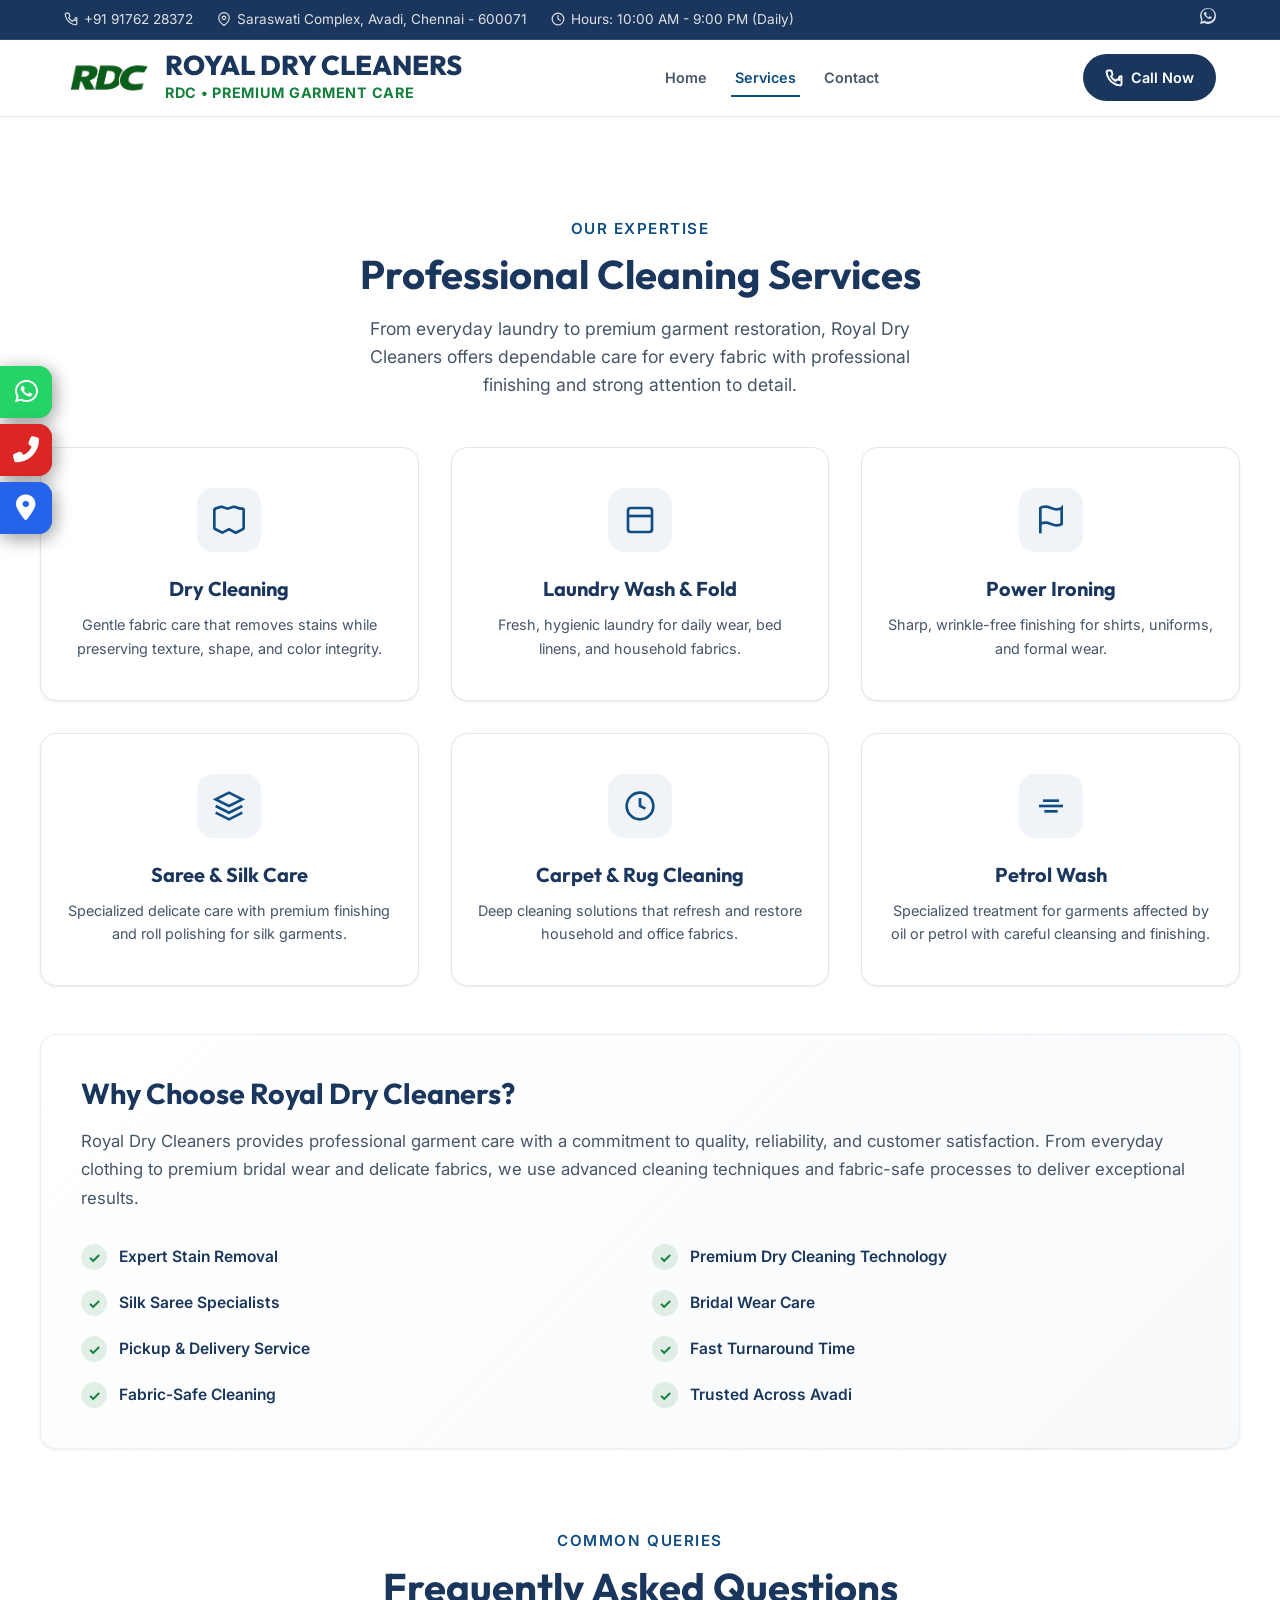
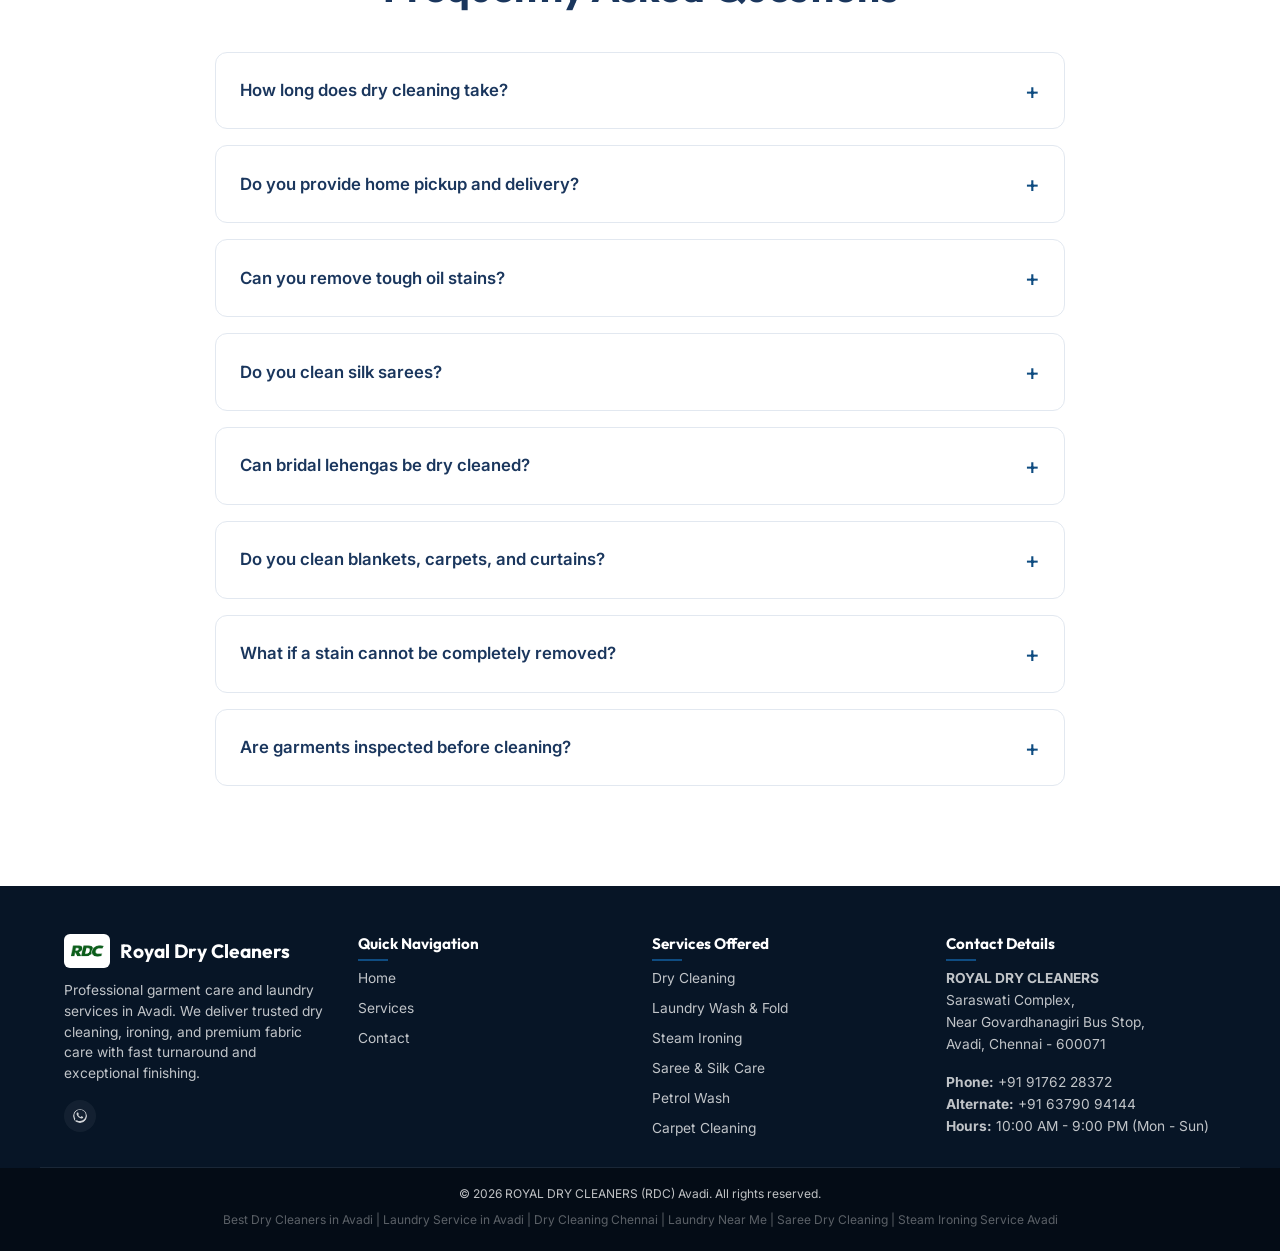
<file: services.html>
<!DOCTYPE html>
<html lang="en">
<head>

    <link rel="preconnect" href="https://fonts.googleapis.com">
    <link rel="preconnect" href="https://fonts.gstatic.com" crossorigin>
    <link href="https://fonts.googleapis.com/css2?family=Outfit:wght@800&family=Inter:wght@400;500;600;700&display=swap" rel="stylesheet">
    <link rel="stylesheet" href="https://cdnjs.cloudflare.com/ajax/libs/font-awesome/6.5.1/css/all.min.css">

    <meta charset="UTF-8">
    <meta name="viewport" content="width=device-width, initial-scale=1.0">
    <title>Services | Royal Dry Cleaners</title>
    <!-- Favicon -->
    <link rel="icon" type="image/png" href="logo.png">
    <link rel="stylesheet" href="style.css">
    <link rel="stylesheet" href="https://cdnjs.cloudflare.com/ajax/libs/font-awesome/6.4.0/css/all.min.css" integrity="sha512-pkz4/KMj6yv6lR6mWg0pJYhKz0qYQV8um1HlXEDQl5q3fmN2cPp6nXBAwDkO/bL4D5VxQlXSEoz9FZSRhYb8cA==" crossorigin="anonymous" referrerpolicy="no-referrer" />
</head>
<body data-page="services">


         <!-- Floating Contact Bar -->
<div class="floating-contact-bar" role="complementary" aria-label="Quick Contact Buttons">

    <div class="floating-contact-button">
        <a href="https://wa.me/916379094144?text=Hello%20Royal%20Dry%20Cleaners"
           target="_blank"
           class="floating-contact-link whatsapp"
           aria-label="WhatsApp Us">
            <i class="fab fa-whatsapp"></i>
        </a>
        <span class="floating-contact-label">WhatsApp Us</span>
    </div>

    <div class="floating-contact-button">
        <a href="tel:+919176228372"
           class="floating-contact-link call"
           aria-label="Call Now">
            <i class="fas fa-phone-alt"></i>
        </a>
        <span class="floating-contact-label">Call Now</span>
    </div>

    <div class="floating-contact-button">
        <a href="https://www.google.com/search?kgmid=%2Fg%2F11zkx10lqb&q=ROYAL%20DRY%20CLEANERS"
           target="_blank"
           class="floating-contact-link directions"
           aria-label="Get Directions">
            <i class="fas fa-map-marker-alt"></i>
        </a>
        <span class="floating-contact-label">Get Directions</span>
    </div>

</div>



    <div id="sharedHeader"></div>

    <main>
        <section class="section-padding container">
            <div class="text-center">
                <span class="section-subtitle">Our Expertise</span>
                <h1 class="section-title">Professional Cleaning Services</h1>
                <p class="section-desc">From everyday laundry to premium garment restoration, Royal Dry Cleaners offers dependable care for every fabric with professional finishing and strong attention to detail.</p>
            </div>

            <div class="services-grid grid-3 margin-top-lg">
                <div class="card service-card">
                    <div class="service-icon-box">
                        <svg viewBox="0 0 24 24" fill="none" stroke="currentColor" stroke-width="2" class="service-icon">
                            <path d="M20.38 3.46L16 2.14a1 1 0 0 0-.6-.08L11 3.5 6.6 2.06a1 1 0 0 0-.6.08L1.62 3.46a1 1 0 0 0-.62.93v13.5a1 1 0 0 0 .54.89l5 2.5a1 1 0 0 0 .92 0L12 18.88l4.54 2.5a1 1 0 0 0 .92 0l5-2.5a1 1 0 0 0 .54-.89V4.39a1 1 0 0 0-.62-.93z" />
                        </svg>
                    </div>
                    <h3>Dry Cleaning</h3>
                    <p>Gentle fabric care that removes stains while preserving texture, shape, and color integrity.</p>
                </div>
                <div class="card service-card">
                    <div class="service-icon-box">
                        <svg viewBox="0 0 24 24" fill="none" stroke="currentColor" stroke-width="2" class="service-icon">
                            <rect x="3" y="3" width="18" height="18" rx="2" ry="2" />
                            <line x1="3" y1="9" x2="21" y2="9" />
                        </svg>
                    </div>
                    <h3>Laundry Wash & Fold</h3>
                    <p>Fresh, hygienic laundry for daily wear, bed linens, and household fabrics.</p>
                </div>
                <div class="card service-card">
                    <div class="service-icon-box">
                        <svg viewBox="0 0 24 24" fill="none" stroke="currentColor" stroke-width="2" class="service-icon">
                            <path d="M4 15s1-1 4-1 5 2 8 2 4-1 4-1V3s-1 1-4 1-5-2-8-2-4 1-4 1z" />
                            <line x1="4" y1="22" x2="4" y2="15" />
                        </svg>
                    </div>
                    <h3>Power Ironing</h3>
                    <p>Sharp, wrinkle-free finishing for shirts, uniforms, and formal wear.</p>
                </div>
                <div class="card service-card">
                    <div class="service-icon-box">
                        <svg viewBox="0 0 24 24" fill="none" stroke="currentColor" stroke-width="2" class="service-icon">
                            <path d="M12 2L2 7l10 5 10-5-10-5zM2 17l10 5 10-5M2 12l10 5 10-5" />
                        </svg>
                    </div>
                    <h3>Saree & Silk Care</h3>
                    <p>Specialized delicate care with premium finishing and roll polishing for silk garments.</p>
                </div>
                <div class="card service-card">
                    <div class="service-icon-box">
                        <svg viewBox="0 0 24 24" fill="none" stroke="currentColor" stroke-width="2" class="service-icon">
                            <path d="M12 22c5.523 0 10-4.477 10-10S17.523 2 12 2 2 6.477 2 12s4.477 10 10 10z" />
                            <path d="M12 6v6l4 2" />
                        </svg>
                    </div>
                    <h3>Carpet & Rug Cleaning</h3>
                    <p>Deep cleaning solutions that refresh and restore household and office fabrics.</p>
                </div>
                <div class="card service-card">
                    <div class="service-icon-box">
                        <svg viewBox="0 0 24 24" fill="none" stroke="currentColor" stroke-width="2" class="service-icon">
                            <path d="M3 12h18" />
                            <path d="M6 8h12" />
                            <path d="M7 16h10" />
                        </svg>
                    </div>
                    <h3>Petrol Wash</h3>
                    <p>Specialized treatment for garments affected by oil or petrol with careful cleansing and finishing.</p>
                </div>
            </div>

            <div class="margin-top-lg">
                <div class="card why-choose-container-card">
                    <div class="why-choose-content">
                        <h3>Why Choose Royal Dry Cleaners?</h3>
                        <p class="why-choose-intro">Royal Dry Cleaners provides professional garment care with a commitment to quality, reliability, and customer satisfaction. From everyday clothing to premium bridal wear and delicate fabrics, we use advanced cleaning techniques and fabric-safe processes to deliver exceptional results.</p>
                        
                        <div class="why-features-grid">
                            <div class="why-feature-item">
                                <span class="check-icon">✓</span>
                                <span class="feature-text">Expert Stain Removal</span>
                            </div>
                            <div class="why-feature-item">
                                <span class="check-icon">✓</span>
                                <span class="feature-text">Premium Dry Cleaning Technology</span>
                            </div>
                            <div class="why-feature-item">
                                <span class="check-icon">✓</span>
                                <span class="feature-text">Silk Saree Specialists</span>
                            </div>
                            <div class="why-feature-item">
                                <span class="check-icon">✓</span>
                                <span class="feature-text">Bridal Wear Care</span>
                            </div>
                            <div class="why-feature-item">
                                <span class="check-icon">✓</span>
                                <span class="feature-text">Pickup & Delivery Service</span>
                            </div>
                            <div class="why-feature-item">
                                <span class="check-icon">✓</span>
                                <span class="feature-text">Fast Turnaround Time</span>
                            </div>
                            <div class="why-feature-item">
                                <span class="check-icon">✓</span>
                                <span class="feature-text">Fabric-Safe Cleaning</span>
                            </div>
                            <div class="why-feature-item">
                                <span class="check-icon">✓</span>
                                <span class="feature-text">Trusted Across Avadi</span>
                            </div>
                        </div>
                    </div>
                </div>
            </div>

            <!-- Frequently Asked Questions Section -->
            <div class="faq-section">
                <div class="text-center">
                    <span class="section-subtitle">Common Queries</span>
                    <h2 class="section-title">Frequently Asked Questions</h2>
                </div>
                
                <div class="faq-grid">
                    <details class="faq-item">
                        <summary>How long does dry cleaning take?</summary>
                        <div class="faq-content">
                            <p>Most garments are ready within 3-4 days depending on the fabric type and treatment required.</p>
                        </div>
                    </details>
                    
                    <details class="faq-item">
                        <summary>Do you provide home pickup and delivery?</summary>
                        <div class="faq-content">
                            <p>Yes. We offer convenient pickup and delivery services across Avadi and nearby locations.</p>
                        </div>
                    </details>
                    
                    <details class="faq-item">
                        <summary>Can you remove tough oil stains?</summary>
                        <div class="faq-content">
                            <p>We use specialized stain-removal techniques for oil, grease, food, and other difficult stains. Results depend on stain age and fabric condition.</p>
                        </div>
                    </details>
                    
                    <details class="faq-item">
                        <summary>Do you clean silk sarees?</summary>
                        <div class="faq-content">
                            <p>Yes. We provide premium silk saree cleaning with fabric-safe handling and finishing.</p>
                        </div>
                    </details>
                    
                    <details class="faq-item">
                        <summary>Can bridal lehengas be dry cleaned?</summary>
                        <div class="faq-content">
                            <p>Absolutely. We specialize in cleaning bridal wear, designer wear, and heavily embroidered garments.</p>
                        </div>
                    </details>
                    
                    <details class="faq-item">
                        <summary>Do you clean blankets, carpets, and curtains?</summary>
                        <div class="faq-content">
                            <p>Yes. We clean blankets, comforters, carpets, curtains, and other household fabrics.</p>
                        </div>
                    </details>
                    
                    <details class="faq-item">
                        <summary>What if a stain cannot be completely removed?</summary>
                        <div class="faq-content">
                            <p>Some old or chemically bonded stains may not be fully removable, but we always use the safest treatment and achieve the best possible result.</p>
                        </div>
                    </details>
                    
                    <details class="faq-item">
                        <summary>Are garments inspected before cleaning?</summary>
                        <div class="faq-content">
                            <p>Yes. Every garment undergoes inspection before processing to ensure proper care.</p>
                        </div>
                    </details>
                </div>
            </div>
        </section>
    </main>

    <div id="sharedFooter"></div>
    <script src="script.js"></script>
</body>
</html>
</file>
<file: style.css>
/* ==========================================================================
   Royal Dry Cleaners (RDC) - Final Premium Stylesheet
   ========================================================================== */

/* --- Custom Variables & Palette --- */
:root {
    --primary-blue: #0F4C81;
    /* Primary Royal Blue */
    --secondary-blue: #1A365D;
    /* Secondary Deep Blue */
    --accent-green: #15803D;
    /* RDC Green Accent */
    --whatsapp-green: #22C55E;
    /* Brand WhatsApp Green */
    --bg-white: #FFFFFF;
    /* White Background */
    --bg-light: #F8FAFC;
    /* Soft Grey Light Background */
    --text-dark: #0F172A;
    /* Slate Dark Text */
    --text-muted: #475569;
    /* Muted Text */
    --border-color: #E2E8F0;
    --star-color: #F59E0B;
    /* Google Rating Yellow */
    --transition-fast: 0.2s ease;
    --transition-normal: 0.3s cubic-bezier(0.4, 0, 0.2, 1);
    --transition-slow: 0.5s ease;
    --shadow-sm: 0 1px 3px 0 rgba(0, 0, 0, 0.05), 0 1px 2px 0 rgba(0, 0, 0, 0.03);
    --shadow-md: 0 4px 6px -1px rgba(15, 76, 129, 0.08), 0 2px 4px -1px rgba(15, 76, 129, 0.04);
    --shadow-lg: 0 10px 15px -3px rgba(15, 76, 129, 0.12), 0 4px 6px -2px rgba(15, 76, 129, 0.04);
    --shadow-premium: 0 20px 25px -5px rgba(15, 76, 129, 0.15), 0 10px 10px -5px rgba(15, 76, 129, 0.05);
}

/* --- Base Reset --- */
* {
    margin: 0;
    padding: 0;
    box-sizing: border-box;
    scroll-behavior: smooth;
}

body {
    font-family: 'Inter', sans-serif;
    background-color: var(--bg-white);
    color: var(--text-dark);
    line-height: 1.6;
    overflow-x: hidden;
}

h1,
h2,
h3,
h4,
h5,
h6 {
    font-family: 'Outfit', sans-serif;
    color: var(--secondary-blue);
    font-weight: 700;
    line-height: 1.25;
}

a {
    text-decoration: none;
    color: inherit;
    transition: var(--transition-fast);
}

img {
    max-width: 100%;
    height: auto;
    display: block;
}

ul {
    list-style: none;
}

input,
select,
textarea,
button {
    font-family: inherit;
    font-size: 1rem;
    outline: none;
}

/* --- Utility Classes --- */
.container {
    width: 100%;
    max-width: 1200px;
    margin: 0 auto;
    padding: 0 24px;
}

.section-padding {
    padding: 100px 0;
}

.bg-light {
    background-color: var(--bg-light);
}

.text-center {
    text-align: center;
}

.margin-top-sm {
    margin-top: 16px;
}

.margin-top-md {
    margin-top: 32px;
}

.margin-top-lg {
    margin-top: 48px;
}

.font-bold {
    font-weight: 700;
}

.grid-2 {
    display: grid;
    grid-template-columns: repeat(2, 1fr);
    gap: 48px;
}

.grid-3 {
    display: grid;
    grid-template-columns: repeat(3, 1fr);
    gap: 32px;
}

.grid-4 {
    display: grid;
    grid-template-columns: repeat(4, 1fr);
    gap: 24px;
}

.align-center {
    align-items: center;
}

.responsive-img {
    width: 100%;
    height: auto;
}

.rounded-img {
    border-radius: 16px;
}

.shadow-lg {
    box-shadow: var(--shadow-lg);
}

.card {
    background-color: var(--bg-white);
    border-radius: 16px;
    border: 1px solid var(--border-color);
    box-shadow: var(--shadow-sm);
    transition: var(--transition-normal);
}

.card:hover {
    transform: translateY(-8px);
    box-shadow: var(--shadow-premium);
}

.badge {
    display: inline-block;
    padding: 6px 16px;
    background-color: rgba(15, 76, 129, 0.08);
    color: var(--primary-blue);
    font-size: 0.85rem;
    font-weight: 600;
    border-radius: 50px;
    margin-bottom: 20px;
    text-transform: uppercase;
    letter-spacing: 0.05em;
}

.section-subtitle {
    display: block;
    color: var(--primary-blue);
    font-weight: 600;
    font-size: 0.95rem;
    text-transform: uppercase;
    letter-spacing: 0.1em;
    margin-bottom: 8px;
}

.section-title {
    font-size: 2.5rem;
    margin-bottom: 16px;
    position: relative;
}

.section-desc {
    color: var(--text-muted);
    font-size: 1.1rem;
    max-width: 600px;
    margin: 0 auto;
}

.hover-link:hover {
    color: var(--primary-blue);
}

/* --- Buttons System --- */
.btn {
    display: inline-flex;
    align-items: center;
    justify-content: center;
    padding: 14px 28px;
    border-radius: 50px;
    font-weight: 600;
    font-size: 0.95rem;
    cursor: pointer;
    transition: var(--transition-normal);
    border: 2px solid transparent;
}

.btn-icon {
    width: 18px;
    height: 18px;
    margin-right: 8px;
    flex-shrink: 0;
}

.btn-primary {
    background-color: var(--primary-blue);
    color: var(--bg-white);
}

.btn-primary:hover {
    background-color: var(--secondary-blue);
    transform: translateY(-2px);
    box-shadow: 0 8px 20px rgba(15, 76, 129, 0.2);
}

.btn-whatsapp {
    background-color: var(--accent-green);
    color: var(--bg-white);
}

.btn-whatsapp:hover {
    background-color: #0e6630;
    transform: translateY(-2px);
    box-shadow: 0 8px 20px rgba(21, 128, 61, 0.2);
}

.btn-outline {
    background-color: transparent;
    border-color: var(--secondary-blue);
    color: var(--secondary-blue);
}

.btn-outline:hover {
    background-color: var(--secondary-blue);
    color: var(--bg-white);
    transform: translateY(-2px);
}

.btn-call-now {
    background-color: var(--secondary-blue);
    color: var(--bg-white);
    font-size: 0.9rem;
    padding: 10px 20px;
}

.btn-call-now:hover {
    background-color: var(--primary-blue);
}

.btn-block {
    display: flex;
    width: 100%;
}

/* --- Top Utility Bar --- */
.top-bar {
    background-color: var(--secondary-blue);
    color: rgba(255, 255, 255, 0.85);
    font-size: 0.85rem;
    padding: 8px 0;
    border-bottom: 1px solid rgba(255, 255, 255, 0.1);
}

.top-bar-container {
    display: flex;
    justify-content: space-between;
    align-items: center;
}

.top-info {
    display: flex;
    gap: 24px;
}

.info-item {
    display: flex;
    align-items: center;
    gap: 6px;
}

.info-item a:hover {
    color: var(--bg-white);
}

.top-info .icon {
    width: 14px;
    height: 14px;
}

.top-social {
    display: flex;
    align-items: center;
}

.top-social .icon {
    width: 16px;
    height: 16px;
    color: rgba(255, 255, 255, 0.85);
    transition: var(--transition-fast);
}

.top-social a:hover .icon {
    color: var(--whatsapp-green);
    transform: scale(1.1);
}

/* --- Header & Navigation --- */
.main-header {
    position: sticky;
    top: 0;
    left: 0;
    width: 100%;
    z-index: 999;
    background-color: rgba(255, 255, 255, 0.85);
    backdrop-filter: blur(12px);
    -webkit-backdrop-filter: blur(12px);
    border-bottom: 1px solid var(--border-color);
    transition: var(--transition-normal);
}

.main-header.scrolled {
    background-color: var(--bg-white);
    box-shadow: var(--shadow-md);
    padding: 8px 0;
}

.header-container {
    display: flex;
    justify-content: space-between;
    align-items: center;
    height: 76px;
}

.logo-area {
    display: flex;
    align-items: center;
    gap: 12px;
}

.header-logo {
    height: 60px;
    width: auto;
    object-fit: contain;
}

.logo-text {
    display: flex;
    flex-direction: column;
}

.brand-name {
    font-family: 'Outfit', sans-serif;
    font-size: 1.7rem;
    font-weight: 800;
    color: var(--secondary-blue);
    line-height: 1.1;
}

.brand-tagline {
    font-size: 0.9rem;
    color: var(--accent-green);
    font-weight: 700;
    letter-spacing: 0.05em;
    text-transform: uppercase;
}

.nav-menu ul {
    display: flex;
    gap: 20px;
    align-items: center;
}

.nav-item {
    position: relative;
}

.nav-link {
    font-weight: 600;
    font-size: 0.9rem;
    color: var(--text-muted);
    padding: 8px 4px;
    position: relative;
    display: inline-block;
}

.nav-link:hover,
.nav-link.active {
    color: var(--primary-blue);
}

.dropdown-menu {
    position: absolute;
    top: calc(100% + 10px);
    left: 0;
    min-width: 200px;
    background: var(--bg-white);
    border: 1px solid var(--border-color);
    border-radius: 14px;
    padding: 10px;
    box-shadow: var(--shadow-lg);
    opacity: 0;
    visibility: hidden;
    transform: translateY(8px);
    transition: all 0.25s ease;
    z-index: 1000;
}

.dropdown-parent.open .dropdown-menu,
.dropdown-parent:hover .dropdown-menu {
    opacity: 1;
    visibility: visible;
    transform: translateY(0);
}

.dropdown-link {
    display: block;
    padding: 10px 12px;
    border-radius: 10px;
    color: var(--text-muted);
    font-size: 0.92rem;
    font-weight: 600;
    transition: var(--transition-fast);
}

.dropdown-link:hover,
.dropdown-link.active {
    background: rgba(15, 76, 129, 0.06);
    color: var(--primary-blue);
}

.dropdown-menu .dropdown-link.active {
    box-shadow: inset 0 0 0 1px rgba(15, 76, 129, 0.08);
}

.nav-link::after {
    content: '';
    position: absolute;
    bottom: 0;
    left: 0;
    width: 0;
    height: 2px;
    background-color: var(--primary-blue);
    transition: var(--transition-normal);
}

.nav-link:hover::after,
.nav-link.active::after {
    width: 100%;
}

.header-actions {
    display: flex;
    align-items: center;
    gap: 16px;
}

.burger-menu {
    display: none;
    flex-direction: column;
    justify-content: space-between;
    width: 24px;
    height: 18px;
    background: transparent;
    border: none;
    cursor: pointer;
    z-index: 1001;
}

.burger-menu .line {
    width: 100%;
    height: 2px;
    background-color: var(--secondary-blue);
    border-radius: 2px;
    transition: var(--transition-normal);
}

/* --- Hero Section --- */
.hero-section {
    position: relative;
    background: linear-gradient(135deg, #f8fbff 0%, #f2f7fd 45%, #ffffff 100%);
    padding: 50px 0 88px;
    overflow: hidden;
    border-bottom: 1px solid var(--border-color);
}

.hero-overlay {
    display: none;
}

.hero-container {
    position: relative;
    z-index: 2;
    align-items: center;
}

.hero-content {
    display: flex;
    flex-direction: column;
    justify-content: center;
    max-width: 620px;
}

.hero-title {
    font-size: clamp(2.2rem, 3.5vw, 3.2rem);
    line-height: 1.12;
    margin-bottom: 20px;
    letter-spacing: -0.02em;
    color: var(--secondary-blue);
}

.hero-subtitle {
    font-size: 1.05rem;
    color: var(--text-muted);
    margin-bottom: 36px;
    max-width: 560px;
}

.hero-content .badge {
    display: inline-block;
    background: rgba(15, 76, 129, 0.08);
    color: var(--primary-blue);
    border: 1px solid rgba(15, 76, 129, 0.12);
}

.hero-actions {
    display: flex;
    flex-wrap: wrap;
    gap: 16px;
}

.hero-visual {
    display: flex;
    justify-content: center;
    align-items: center;
    position: relative;
}

.visual-stack {
    position: relative;
    width: min(100%, 440px);
    aspect-ratio: 1;
    display: flex;
    align-items: center;
    justify-content: center;
    padding: 0;
}

.visual-stack::before {
    content: '';
    position: absolute;
    inset: 0;
    border-radius: 50%;
    background: radial-gradient(circle at 30% 30%, #ffffff 0%, #eef6ff 42%, #dfeeff 100%);
    box-shadow: 0 24px 60px rgba(15, 76, 129, 0.16);
    border: 1px solid rgba(15, 76, 129, 0.08);
}

.visual-stack::after {
    content: '';
    position: absolute;
    inset: 12%;
    border-radius: 50%;
    border: 1px solid rgba(15, 76, 129, 0.1);
}

.hero-logo-img {
    position: relative;
    z-index: 2;
    width: min(58%, 240px);
    height: auto;
    object-fit: contain;
    filter: drop-shadow(0 8px 18px rgba(15, 76, 129, 0.14));
}

.hero-info-card {
    position: absolute;
    right: -6px;
    bottom: 10%;
    width: min(68%, 240px);
    padding: 16px 20px;
    box-shadow: 0 16px 35px rgba(15, 76, 129, 0.14);
    background-color: var(--bg-white);
    border-radius: 16px;
    border: 1px solid rgba(15, 76, 129, 0.08);
    z-index: 10;
    animation: orbit 3.2s ease-in-out infinite;
    will-change: transform;
}

.info-card-header {
    display: flex;
    align-items: center;
    gap: 8px;
    margin-bottom: 6px;
}

.green-dot {
    width: 8px;
    height: 8px;
    background-color: var(--accent-green);
    border-radius: 50%;
    display: inline-block;
}

.hero-info-card h4 {
    font-size: 0.95rem;
    font-weight: 700;
}

.hero-info-card p {
    font-size: 0.8rem;
    color: var(--text-muted);
}

.btn:disabled {
    opacity: 0.75;
    cursor: not-allowed;
    transform: none;
    box-shadow: none;
}

/* --- Stats / Trust Bar --- */
.stats-bar {
    background-color: var(--bg-light);
    border-top: 1px solid var(--border-color);
    border-bottom: 1px solid var(--border-color);
    padding: 24px 0;
}

.stats-container {
    display: flex;
    justify-content: center;
    align-items: center;
    flex-wrap: wrap;
    gap: 32px;
}

.stat-item {
    display: flex;
    align-items: center;
    gap: 8px;
    font-weight: 600;
    color: var(--secondary-blue);
    font-size: 0.95rem;
}

.stat-icon {
    color: var(--star-color);
    font-size: 1.1rem;
}

.stat-divider {
    width: 1px;
    height: 20px;
    background-color: var(--border-color);
}

/* --- About Us --- */
.about-image {
    position: relative;
}

.image-wrapper {
    position: relative;
    border-radius: 16px;
    overflow: hidden;
}

.image-wrapper::after {
    content: '';
    position: absolute;
    top: 0;
    left: 0;
    right: 0;
    bottom: 0;
    box-shadow: inset 0 0 100px rgba(0, 0, 0, 0.05);
    pointer-events: none;
}

.about-content {
    display: flex;
    flex-direction: column;
    justify-content: center;
}

.about-text {
    font-size: 1.05rem;
    color: var(--text-muted);
    margin-bottom: 20px;
}

.about-features {
    margin-top: 16px;
    display: flex;
    flex-direction: column;
    gap: 12px;
}

.feature-bullet {
    display: flex;
    align-items: center;
    gap: 12px;
    font-weight: 600;
    color: var(--secondary-blue);
}

.bullet-icon {
    width: 18px;
    height: 18px;
    color: var(--accent-green);
    flex-shrink: 0;
}

/* --- Services Section --- */
.service-card {
    padding: 40px 24px;
    text-align: center;
    height: 100%;
    display: flex;
    flex-direction: column;
    align-items: center;
}

.service-icon-box {
    width: 64px;
    height: 64px;
    background-color: rgba(15, 76, 129, 0.06);
    border-radius: 16px;
    display: flex;
    align-items: center;
    justify-content: center;
    margin-bottom: 24px;
    color: var(--primary-blue);
    transition: var(--transition-normal);
}

.service-icon {
    width: 32px;
    height: 32px;
}

.service-card h3 {
    font-size: 1.25rem;
    margin-bottom: 12px;
}

.service-card p {
    font-size: 0.9rem;
    color: var(--text-muted);
}

.service-card:hover .service-icon-box {
    background-color: var(--primary-blue);
    color: var(--bg-white);
    transform: scale(1.1) rotate(5deg);
}

/* --- Why Choose Us --- */
.why-card {
    padding: 32px;
    text-align: left;
    min-height: 260px;
    background-color: var(--bg-white);
    border: 1px solid rgba(226, 232, 240, 0.9);
    box-shadow: var(--shadow-sm);
    transition: transform var(--transition-normal), box-shadow var(--transition-normal);
    display: flex;
    flex-direction: column;
    justify-content: flex-start;
}

.why-card:hover {
    transform: translateY(-6px);
    box-shadow: var(--shadow-lg);
}

.why-icon-box {
    width: 52px;
    height: 52px;
    background-color: rgba(15, 76, 129, 0.08);
    border-radius: 16px;
    display: flex;
    align-items: center;
    justify-content: center;
    color: var(--primary-blue);
    margin-bottom: 20px;
}

.why-icon {
    width: 26px;
    height: 26px;
}

.why-card h4 {
    font-size: 1.18rem;
    margin-bottom: 10px;
    color: var(--secondary-blue);
}

.why-card p {
    font-size: 0.95rem;
    color: var(--text-muted);
    line-height: 1.75;
    margin: 0;
}

/* --- Services Page Custom Why Choose Us & FAQ --- */
.why-choose-container-card {
    padding: 40px;
    background: linear-gradient(135deg, var(--bg-white) 0%, rgba(15, 76, 129, 0.03) 100%);
    border: 1px solid rgba(15, 76, 129, 0.08);
    border-radius: 16px;
    box-shadow: var(--shadow-sm);
    text-align: left;
    transition: var(--transition-normal);
}

.why-choose-container-card:hover {
    transform: translateY(-4px);
    box-shadow: var(--shadow-md);
}

.why-choose-container-card h3 {
    font-size: 1.8rem;
    color: var(--secondary-blue);
    margin-bottom: 16px;
}

.why-choose-intro {
    font-size: 1.05rem;
    color: var(--text-muted);
    margin-bottom: 32px;
    line-height: 1.7;
}

.why-features-grid {
    display: grid;
    grid-template-columns: repeat(2, 1fr);
    gap: 20px 24px;
}

.why-feature-item {
    display: flex;
    align-items: center;
    gap: 12px;
    color: var(--secondary-blue);
    font-weight: 600;
    font-size: 0.975rem;
    transition: var(--transition-fast);
}

.why-feature-item:hover {
    color: var(--primary-blue);
    transform: translateX(4px);
}

.why-feature-item .check-icon {
    display: inline-flex;
    align-items: center;
    justify-content: center;
    width: 26px;
    height: 26px;
    border-radius: 50%;
    background: rgba(21, 128, 61, 0.12);
    color: var(--accent-green);
    flex-shrink: 0;
    font-weight: bold;
    font-size: 0.9rem;
}

/* --- FAQ Section --- */
.faq-section {
    margin-top: 80px;
}

.faq-section .section-title {
    margin-bottom: 8px;
}

.faq-grid {
    display: flex;
    flex-direction: column;
    gap: 16px;
    max-width: 850px;
    margin: 40px auto 0;
    text-align: left;
}

.faq-item {
    background: var(--bg-white);
    border: 1px solid var(--border-color);
    border-radius: 12px;
    overflow: hidden;
    transition: var(--transition-normal);
}

.faq-item[open] {
    box-shadow: var(--shadow-md);
    border-color: rgba(15, 76, 129, 0.2);
}

.faq-item summary {
    padding: 20px 24px;
    font-weight: 600;
    color: var(--secondary-blue);
    font-size: 1.05rem;
    cursor: pointer;
    list-style: none;
    display: flex;
    justify-content: space-between;
    align-items: center;
    outline: none;
    user-select: none;
    transition: var(--transition-fast);
}

.faq-item summary:hover {
    color: var(--primary-blue);
    background-color: rgba(15, 76, 129, 0.02);
}

/* Hide default triangle in Chrome/Safari/Firefox */
.faq-item summary::-webkit-details-marker {
    display: none;
}

.faq-item summary {
    display: flex;
}

.faq-item summary::after {
    content: '+';
    font-size: 1.4rem;
    color: var(--primary-blue);
    transition: transform 0.25s ease;
    font-weight: 500;
}

.faq-item[open] summary::after {
    content: '−';
    transform: rotate(180deg);
}

.faq-content {
    padding: 0 24px 20px;
    color: var(--text-muted);
    font-size: 0.95rem;
    line-height: 1.6;
    border-top: 1px solid transparent;
}

.faq-item[open] .faq-content {
    border-top: 1px solid rgba(226, 232, 240, 0.6);
    padding-top: 16px;
}


/* --- Service Process --- */
.process-card {
    padding: 32px 24px;
    text-align: center;
}

.process-icon-box {
    width: 56px;
    height: 56px;
    border-radius: 16px;
    background-color: rgba(15, 76, 129, 0.08);
    color: var(--primary-blue);
    display: flex;
    align-items: center;
    justify-content: center;
    margin: 0 auto 20px;
}

.process-icon {
    width: 26px;
    height: 26px;
}

.process-card h4 {
    font-size: 1.05rem;
    margin-bottom: 10px;
}

.process-card p {
    font-size: 0.92rem;
    color: var(--text-muted);
}

/* --- Service Areas --- */
.area-card {
    padding: 32px 24px;
    text-align: center;
}

.area-icon-box {
    font-size: 2rem;
    margin-bottom: 16px;
    display: inline-block;
}

.area-card h3 {
    font-size: 1.25rem;
    margin-bottom: 8px;
}

.area-card p {
    font-size: 0.9rem;
    color: var(--text-muted);
}

/* --- Reviews & Testimonials --- */
.reviews-trust-bar {
    display: flex;
    justify-content: center;
    align-items: center;
    gap: 12px;
    margin-bottom: 40px;
}

.trust-badge-stars {
    background-color: var(--star-color);
    color: var(--bg-white);
    padding: 6px 16px;
    font-weight: 700;
    border-radius: 50px;
    font-size: 0.9rem;
}

.trust-badge-count {
    color: var(--text-muted);
    font-weight: 600;
}

.review-card {
    padding: 32px;
    text-align: left;
    display: flex;
    flex-direction: column;
    justify-content: space-between;
}

.review-card.featured-card {
    border: 2px solid rgba(15, 76, 129, 0.2);
    background: linear-gradient(to bottom, #FFFFFF 0%, rgba(15, 76, 129, 0.02) 100%);
}

.review-header {
    display: flex;
    align-items: center;
    gap: 16px;
    margin-bottom: 16px;
}

.reviewer-avatar {
    width: 48px;
    height: 48px;
    background-color: rgba(15, 76, 129, 0.1);
    color: var(--primary-blue);
    font-weight: 700;
    border-radius: 50%;
    display: flex;
    align-items: center;
    justify-content: center;
    font-size: 1rem;
}

.reviewer-info {
    display: flex;
    flex-direction: column;
}

.reviewer-name {
    font-size: 1.05rem;
    color: var(--text-dark);
}

.stars {
    display: flex;
    gap: 2px;
    color: var(--star-color);
}

.star {
    font-size: 1.1rem;
}

.review-text {
    font-size: 1rem;
    color: var(--text-dark);
    font-style: italic;
    margin-bottom: 20px;
    line-height: 1.6;
}

.review-meta {
    display: flex;
    justify-content: space-between;
    align-items: center;
    font-size: 0.8rem;
    border-top: 1px solid var(--border-color);
    padding-top: 12px;
    color: var(--text-muted);
}

.google-verified {
    color: var(--accent-green);
    font-weight: 600;
}

/* --- Google Reviews --- */
.google-review-card {
    padding: 48px 32px;
    border: 1px solid rgba(15, 76, 129, 0.12);
    background: linear-gradient(135deg, var(--bg-white) 0%, rgba(15, 76, 129, 0.03) 100%);
}

.google-rating {
    font-size: 2.4rem;
    font-weight: 700;
    color: var(--primary-blue);
    margin-top: 16px;
}

.google-review-copy {
    color: var(--text-muted);
    font-size: 1rem;
    margin-top: 8px;
}

/* --- CTA Banner --- */
.cta-card {
    padding: 32px 40px;
    display: flex;
    justify-content: space-between;
    align-items: center;
    gap: 24px;
}

.cta-actions {
    display: flex;
    gap: 16px;
    flex-wrap: wrap;
}

/* --- About Page --- */
.about-section {
    background: linear-gradient(180deg, #f8fbff 0%, #ffffff 100%);
}

.about-hero-card {
    display: grid;
    grid-template-columns: 1.4fr 0.8fr;
    gap: 28px;
    padding: 40px;
    background: linear-gradient(135deg, #ffffff 0%, #f6fbff 100%);
    border: 1px solid rgba(15, 76, 129, 0.08);
    box-shadow: var(--shadow-md);
}

.about-hero-copy .section-title {
    font-size: clamp(2rem, 3vw, 2.6rem);
    margin-bottom: 16px;
}

.about-hero-desc {
    max-width: 700px;
    margin: 0 0 24px 0;
    font-size: 1.02rem;
}

.about-points {
    display: flex;
    flex-direction: column;
    gap: 12px;
}

.about-point {
    display: flex;
    align-items: center;
    gap: 10px;
    color: var(--secondary-blue);
    font-weight: 600;
}

.about-point span {
    display: inline-flex;
    align-items: center;
    justify-content: center;
    width: 24px;
    height: 24px;
    border-radius: 50%;
    background: rgba(21, 128, 61, 0.12);
    color: var(--accent-green);
}

.about-side-card {
    padding: 24px;
    height: 100%;
    background: linear-gradient(145deg, #ffffff 0%, #f7fbff 100%);
    border: 1px solid rgba(15, 76, 129, 0.08);
}

.about-bullets {
    margin-top: 16px;
    display: flex;
    flex-direction: column;
    gap: 10px;
    color: var(--text-muted);
}

.about-bullets li {
    position: relative;
    padding-left: 18px;
}

.about-bullets li::before {
    content: '•';
    position: absolute;
    left: 0;
    color: var(--primary-blue);
}

.about-page-grid {
    display: grid;
    gap: 24px;
    grid-template-columns: repeat(2, minmax(0, 1fr));
}

.about-page-card {
    padding: 32px;
    background: linear-gradient(145deg, #ffffff 0%, #f8fbff 100%);
}

.about-page-card h3 {
    margin-bottom: 12px;
}

.about-page-card p {
    color: var(--text-muted);
}

.highlights-card {
    padding: 40px;
    background: linear-gradient(135deg, #ffffff 0%, #f8fbff 100%);
}

.highlights-grid {
    display: grid;
    grid-template-columns: repeat(4, minmax(0, 1fr));
    gap: 24px;
    margin-top: 24px;
}

.highlight-item {
    padding: 20px;
    background: var(--bg-light);
    border-radius: 16px;
}

.highlight-item h4 {
    font-size: 1rem;
    margin-bottom: 8px;
}

.highlight-item p {
    font-size: 0.9rem;
    color: var(--text-muted);
}

/* --- Gallery --- */
.gallery-grid {
    margin-top: 40px;
}

.gallery-item {
    position: relative;
    border-radius: 16px;
    overflow: hidden;
    aspect-ratio: 4/3;
    box-shadow: var(--shadow-sm);
    transition: var(--transition-normal);
}

.gallery-img {
    width: 100%;
    height: 100%;
    object-fit: cover;
    transition: var(--transition-slow);
}

.gallery-overlay {
    position: absolute;
    top: 0;
    left: 0;
    right: 0;
    bottom: 0;
    background: linear-gradient(to top, rgba(26, 54, 93, 0.9) 0%, rgba(15, 76, 129, 0.4) 100%);
    display: flex;
    align-items: flex-end;
    padding: 24px;
    opacity: 0;
    transition: var(--transition-normal);
}

.overlay-content {
    transform: translateY(20px);
    transition: var(--transition-normal);
    text-align: left;
}

.overlay-content h4 {
    color: var(--bg-white);
    font-size: 1.2rem;
    margin-bottom: 4px;
}

.overlay-content p {
    color: rgba(255, 255, 255, 0.8);
    font-size: 0.85rem;
}

.gallery-item:hover {
    transform: scale(1.02);
    box-shadow: var(--shadow-lg);
}

.gallery-item:hover .gallery-img {
    transform: scale(1.08);
}

.gallery-item:hover .gallery-overlay {
    opacity: 1;
}

.gallery-item:hover .overlay-content {
    transform: translateY(0);
}

/* --- Contact & Booking --- */
.contact-details-card {
    padding: 40px 32px;
    background-color: var(--secondary-blue);
    color: var(--bg-white);
    border: none;
}

.contact-details-card h3 {
    color: var(--bg-white);
    margin-bottom: 16px;
}

.contact-card-desc {
    color: rgba(255, 255, 255, 0.8);
    font-size: 0.95rem;
    margin-bottom: 32px;
}

.contact-info-list {
    display: flex;
    flex-direction: column;
    gap: 24px;
}

.info-block {
    display: flex;
    gap: 16px;
}

.info-icon {
    width: 44px;
    height: 44px;
    background-color: rgba(255, 255, 255, 0.1);
    border-radius: 12px;
    display: flex;
    align-items: center;
    justify-content: center;
    color: var(--whatsapp-green);
    flex-shrink: 0;
}

.info-icon .icon {
    width: 20px;
    height: 20px;
}

.info-text h5 {
    color: var(--bg-white);
    font-size: 1rem;
    margin-bottom: 4px;
}

.info-text p {
    color: rgba(255, 255, 255, 0.8);
    font-size: 0.9rem;
}

.info-text a {
    color: rgba(255, 255, 255, 0.9);
}

.info-text a:hover {
    color: var(--bg-white);
    text-decoration: underline;
}

.contact-form-card {
    padding: 40px 32px;
}

.contact-form-card h3 {
    margin-bottom: 24px;
}

.contact-form {
    display: flex;
    flex-direction: column;
    gap: 20px;
}

.form-group {
    display: flex;
    flex-direction: column;
    gap: 8px;
}

.form-group label {
    font-size: 0.9rem;
    font-weight: 600;
    color: var(--text-muted);
}

.form-group input,
.form-group select,
.form-group textarea {
    padding: 12px 16px;
    border: 1.5px solid var(--border-color);
    border-radius: 8px;
    background-color: var(--bg-white);
    color: var(--text-dark);
    transition: var(--transition-fast);
}

.form-group input:focus,
.form-group select:focus,
.form-group textarea:focus {
    border-color: var(--primary-blue);
    box-shadow: 0 0 0 4px rgba(15, 76, 129, 0.1);
}

.form-feedback {
    margin-top: 16px;
    padding: 12px 16px;
    border-radius: 8px;
    font-size: 0.9rem;
    font-weight: 500;
    text-align: center;
}

.form-feedback.success {
    background-color: rgba(21, 128, 61, 0.1);
    color: var(--accent-green);
    border: 1px solid rgba(21, 128, 61, 0.2);
}

.form-feedback.error {
    background-color: rgba(239, 68, 68, 0.1);
    color: #b91c1c;
    border: 1px solid rgba(239, 68, 68, 0.2);
}

.hidden {
    display: none !important;
}

.map-card {
    padding: 24px;
    display: flex;
    flex-direction: column;
}

.map-card h3 {
    margin-bottom: 16px;
}

.map-container {
    flex: 1;
    min-height: 240px;
    border-radius: 12px;
    overflow: hidden;
    border: 1px solid var(--border-color);
    margin-bottom: 16px;
}

/* --- Popup Modal --- */
.modal-backdrop {
    position: fixed;
    inset: 0;
    background: rgba(2, 8, 23, 0.7);
    display: flex;
    align-items: center;
    justify-content: center;
    padding: 24px;
    z-index: 1200;
}

.modal-card {
    background: var(--bg-white);
    width: min(100%, 480px);
    border-radius: 20px;
    padding: 32px;
    position: relative;
    box-shadow: var(--shadow-premium);
}

.modal-close-btn {
    position: absolute;
    top: 16px;
    right: 16px;
    border: none;
    background: transparent;
    font-size: 1.5rem;
    cursor: pointer;
    color: var(--text-muted);
}

.modal-service-list {
    margin-top: 16px;
    display: flex;
    flex-direction: column;
    gap: 10px;
    color: var(--text-muted);
    padding-left: 18px;
}

.other-services-trigger {
    margin-left: 12px;
}

/* --- Floating Contact Bar (Left Edge) --- */
.floating-contact-bar {
    position: fixed;
    left: 0;
    top: 50%;
    transform: translateY(-50%);
    display: flex;
    flex-direction: column;
    gap: 6px;
    z-index: 1100;
    pointer-events: none;
}

.floating-contact-button {
    display: flex;
    align-items: center;
    pointer-events: auto;
}

.floating-contact-link {
    width: 52px;
    height: 52px;
    display: flex;
    align-items: center;
    justify-content: center;
    border-radius: 0 14px 14px 0;
    text-decoration: none;
    color: #fff;
    box-shadow: 2px 4px 18px rgba(0, 0, 0, 0.22);
    transition: all 0.25s ease;
    flex-shrink: 0;
}

.floating-contact-link:hover {
    transform: translateX(3px);
    box-shadow: 4px 8px 24px rgba(0, 0, 0, 0.28);
}

.floating-contact-link.whatsapp {
    background: #25D366;
}

.floating-contact-link.call {
    background: #DC2626;
}

.floating-contact-link.directions {
    background: #2563EB;
}



/* Hover Labels */
.floating-contact-label {
    max-width: 0;
    opacity: 0;
    overflow: hidden;
    white-space: nowrap;
    display: flex;
    align-items: center;
    margin-left: 0;
    padding: 0;
    background: #fff;
    color: #0f172a;
    border-radius: 0 20px 20px 0;
    box-shadow: 2px 4px 16px rgba(15, 40, 75, 0.14);
    font-size: 14px;
    font-weight: 600;
    transition: all 0.3s ease;
    pointer-events: none;
}

.floating-contact-button:hover .floating-contact-label {
    max-width: 170px;
    opacity: 1;
    margin-left: 2px;
    padding: 8px 14px 8px 10px;
}

/* Hover label — desktop only, slides out to the right */

.floating-contact-button i {
    font-size: 26px !important;
    color: #fff;
}

.floating-contact-button svg,
.floating-contact-button img {
    width: 24px !important;
    height: 24px !important;
}

/* --- Footer --- */
.main-footer {
    background-color: #071526;
    color: rgba(255, 255, 255, 0.75);
    padding: 48px 0 0 0;
    font-size: 0.86rem;
}

.footer-grid {
    border-bottom: 1px solid rgba(255, 255, 255, 0.08);
    padding-bottom: 28px;
}

.footer-logo-area {
    display: flex;
    align-items: center;
    gap: 10px;
    margin-bottom: 12px;
}

.footer-logo {
    height: 34px;
    width: auto;
    object-fit: contain;
    background-color: var(--bg-white);
    padding: 4px;
    border-radius: 6px;
}

.footer-brand-name {
    font-family: 'Outfit', sans-serif;
    font-size: 1.2rem;
    font-weight: 700;
    color: var(--bg-white);
}

.footer-desc {
    margin-bottom: 16px;
    line-height: 1.5;
}

.footer-social-icons {
    display: flex;
    gap: 10px;
}

.footer-social-icon {
    width: 32px;
    height: 32px;
    background-color: rgba(255, 255, 255, 0.05);
    border-radius: 50%;
    padding: 9px;
    color: rgba(255, 255, 255, 0.8);
    transition: var(--transition-fast);
}

.footer-social-icon:hover {
    background-color: var(--primary-blue);
    color: var(--bg-white);
    transform: translateY(-2px);
}

.footer-links h4,
.footer-contact h4 {
    color: var(--bg-white);
    margin-bottom: 14px;
    font-size: 0.95rem;
    position: relative;
}

.footer-links h4::after,
.footer-contact h4::after {
    content: '';
    position: absolute;
    bottom: -8px;
    left: 0;
    width: 30px;
    height: 2px;
    background-color: var(--primary-blue);
}

.footer-links ul {
    display: flex;
    flex-direction: column;
    gap: 8px;
}

.footer-links a:hover {
    color: var(--bg-white);
    padding-left: 4px;
}

.footer-bottom {
    background-color: #040c16;
    padding: 16px 0;
    font-size: 0.75rem;
}

.footer-bottom p {
    margin-bottom: 6px;
}

.seo-keywords {
    color: rgba(255, 255, 255, 0.35);
    font-size: 0.75rem;
}

/* --- Back to Top --- */
.back-to-top {
    position: fixed;
    bottom: 32px;
    right: 32px;
    width: 48px;
    height: 48px;
    background-color: var(--secondary-blue);
    color: var(--bg-white);
    border-radius: 50%;
    display: flex;
    align-items: center;
    justify-content: center;
    box-shadow: var(--shadow-lg);
    opacity: 0;
    pointer-events: none;
    transition: var(--transition-normal);
    z-index: 200;
}

.back-to-top.visible {
    opacity: 1;
    pointer-events: auto;
}

.back-to-top:hover {
    background-color: var(--primary-blue);
    transform: translateY(-4px);
}

.top-icon {
    width: 20px;
    height: 20px;
}

/* --- Scroll Entrance Animations --- */
.scroll-animate {
    opacity: 0;
    transform: translateY(30px);
    transition: opacity 0.8s ease, transform 0.8s cubic-bezier(0.2, 0.8, 0.2, 1);
}

.scroll-animate.fade-in-left {
    transform: translateX(-40px);
}

.scroll-animate.fade-in-right {
    transform: translateX(40px);
}

.scroll-animate.fade-in-up {
    transform: translateY(40px);
}

.scroll-animate.active {
    opacity: 1;
    transform: translate(0, 0);
}

/* --- CSS Keyframes --- */
@keyframes spin {
    from {
        transform: rotate(0deg);
    }

    to {
        transform: rotate(360deg);
    }
}

@keyframes unspin {
    from {
        transform: rotate(360deg);
    }

    to {
        transform: rotate(0deg);
    }
}

@keyframes float {
    0% {
        transform: translateY(0px) rotate(0deg);
    }

    50% {
        transform: translateY(-10px) rotate(2deg);
    }

    100% {
        transform: translateY(0px) rotate(0deg);
    }
}

@keyframes orbit {
    0% {
        transform: rotate(0deg) translateX(0px) rotate(0deg);
    }

    50% {
        transform: rotate(8deg) translateX(6px) rotate(-8deg);
    }

    100% {
        transform: rotate(0deg) translateX(0px) rotate(0deg);
    }
}

/* ==========================================================================
   Responsive Breakpoints
   ========================================================================== */

@media (max-width: 1024px) {
    .grid-3 {
        grid-template-columns: repeat(2, 1fr);
        gap: 24px;
    }

    .grid-4 {
        grid-template-columns: repeat(2, 1fr);
        gap: 32px;
    }

    .hero-title {
        font-size: 2.8rem;
    }

    .highlights-grid {
        grid-template-columns: repeat(2, minmax(0, 1fr));
    }

    .cta-card {
        flex-direction: column;
        text-align: center;
    }
}

@media (max-width: 768px) {
    .desktop-only {
        display: none !important;
    }

    .section-padding {
        padding: 60px 0;
    }

    .section-title {
        font-size: 2rem;
    }

    .grid-2,
    .grid-3 {
        grid-template-columns: 1fr;
        gap: 32px;
    }

    /* Header & Burger Menu */
    .burger-menu {
        display: flex;
    }

    .nav-menu {
        position: fixed;
        top: 76px;
        left: -100%;
        width: 100%;
        height: calc(100vh - 76px);
        background-color: var(--bg-white);
        border-top: 1px solid var(--border-color);
        padding: 40px 24px;
        transition: var(--transition-normal);
        overflow-y: auto;
    }

    .nav-menu.active {
        left: 0;
    }

    .nav-menu ul {
        flex-direction: column;
        gap: 24px;
        align-items: center;
    }

    .nav-link {
        font-size: 1.15rem;
    }

    .about-page-grid,
    .highlights-grid,
    .grid-4 {
        grid-template-columns: 1fr;
    }

    .dropdown-menu {
        position: static;
        min-width: auto;
        width: 220px;
        margin-top: 8px;
        box-shadow: none;
        border: 1px solid var(--border-color);
        opacity: 1;
        visibility: visible;
        transform: none;
        display: none;
    }

    .dropdown-parent.open .dropdown-menu {
        display: block;
    }

    /* Active Burger Animation */
    .burger-menu.active .line-1 {
        transform: rotate(45deg) translate(5px, 6px);
    }

    .burger-menu.active .line-2 {
        opacity: 0;
    }

    .burger-menu.active .line-3 {
        transform: rotate(-45deg) translate(5px, -6px);
    }

    /* Hero */
    .hero-section {
        
        padding-top: 30px;
    }

    .hero-content {
        text-align: center;
        align-items: center;
    }

    .hero-subtitle {
        margin: 0 auto 32px auto;
    }

    .hero-actions {
        justify-content: center;
    }

    .hero-visual {
        margin-top: 40px;
    }

    /* Stats */
    .stats-container {
        gap: 16px;
    }

    .stat-divider {
        display: none;
    }

    /* About Us */
    .about-image {
        order: 2;
    }

    .about-content {
        order: 1;
    }


    /* Floating bar — mobile: icons only, no labels */
    .floating-contact-button .floating-contact-label {
        display: none !important;
    }

    .floating-contact-button .floating-contact-link {
        width: 48px;
        height: 48px;
        border-radius: 0 10px 10px 0;
    }

    .floating-contact-bar {
        top: 65%;
    }

    .back-to-top {
        bottom: 24px;
        right: 18px;
        width: 42px;
        height: 42px;
    }

    /* Contact */
    .contact-grid {
        grid-template-columns: 1fr;
    }

    .map-container {
        min-height: 300px;
    }

    .why-features-grid {
        grid-template-columns: 1fr;
        gap: 16px;
    }

    .why-choose-container-card {
        padding: 30px 24px;
    }
}

@media (max-width: 480px) {
    .grid-4 {
        grid-template-columns: 1fr;
    }

    .hero-title {
        font-size: 2.1rem;
    }

    .hero-actions .btn {
        width: 100%;
    }

    .contact-details-card,
    .contact-form-card {
        padding: 32px 20px;
    }
}

@media (max-width: 768px) {

    .about-page-grid {
        grid-template-columns: 1fr !important;
    }

    .about-hero-card {
        grid-template-columns: 1fr !important;
    }

    .top-bar {
        display: none !important;
    }

    .about-hero-copy,
    .about-hero-side {
        width: 100% !important;
    }
}

@media (max-width: 768px) {

    .header-logo {
        height: 50px;
    }

    .brand-name {
        font-size: 0.85rem;
        line-height: 1.1;

    }

    .brand-tagline {
        font-size: 0.62rem;
        letter-spacing: 0.02em;
    }

    .header-container {
        height: 64px;
    }

    .logo-area {
        gap: 6px;
        max-width: calc(100% - 50px);
    }
}

@media (max-width: 768px) {
    .hero-container {
        display: flex;
        flex-direction: column;
    }

    .hero-visual {
        margin-top: -20px;
        order: 1;
    }

    .hero-content {
        order: 2;
    }
}
</file>
